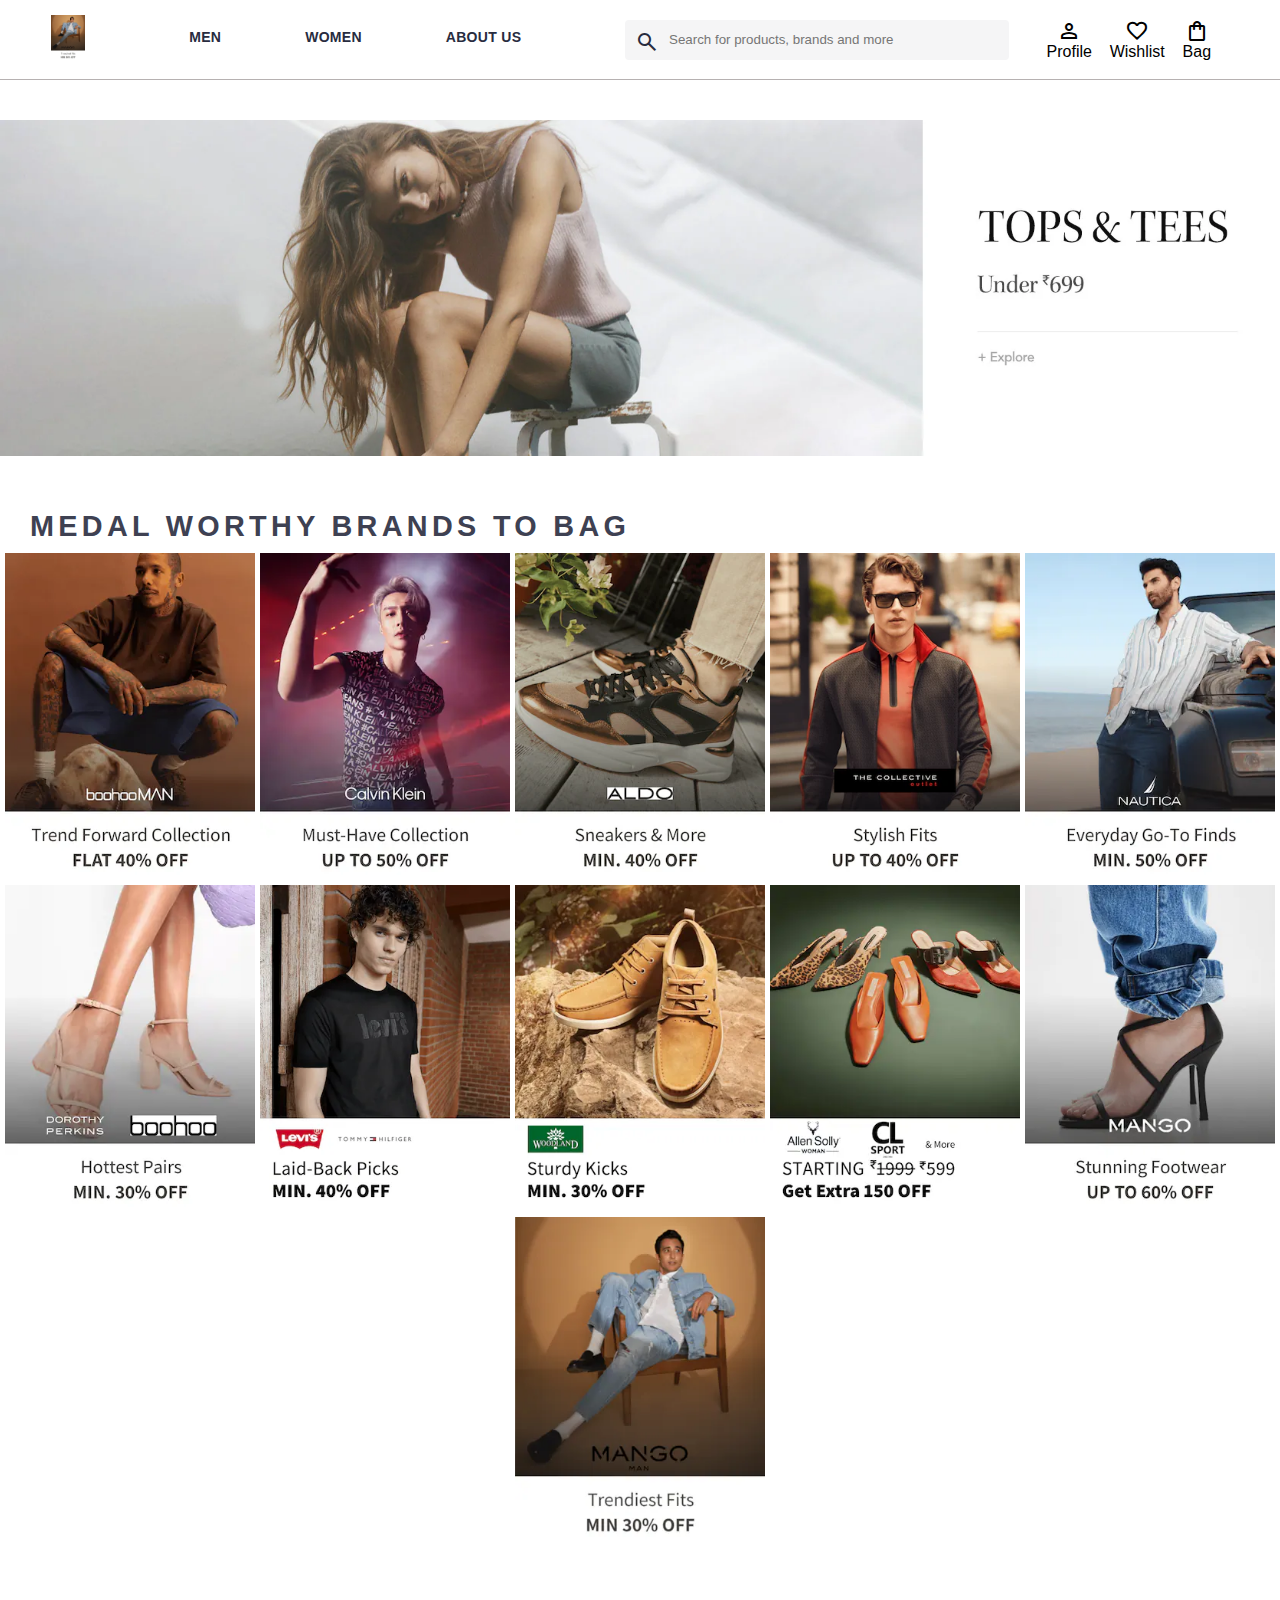
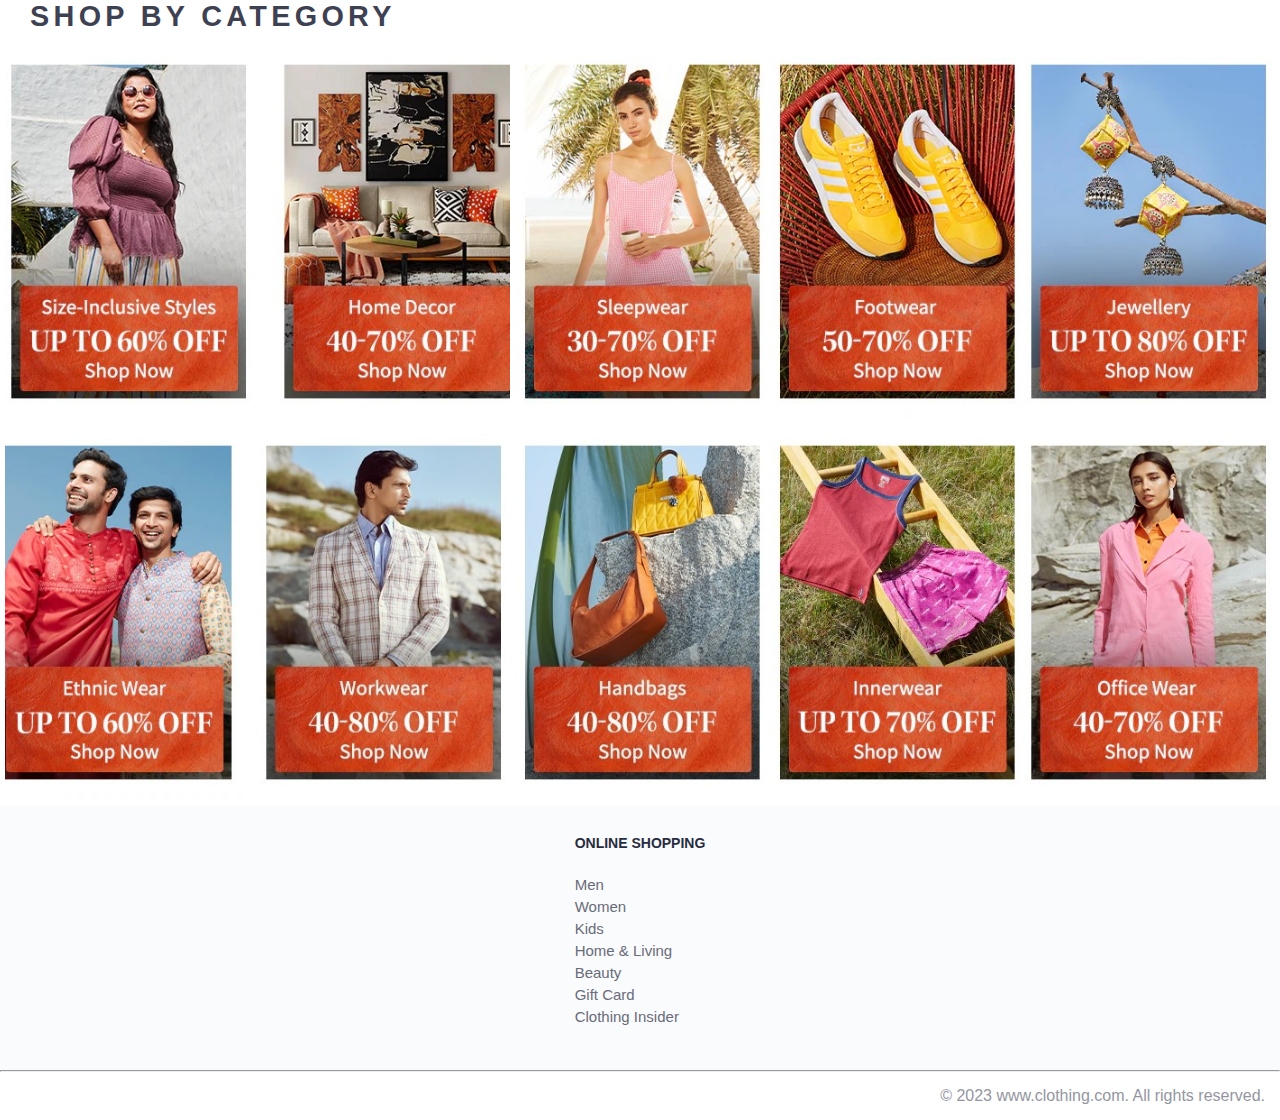
<file: index.html>
<!DOCTYPE html>
<html lang="en">
<head>
    <title>clothing website</title>
    <link rel="stylesheet" href="index.css">
    <link rel="stylesheet" href="https://fonts.googleapis.com/css2?family=Material+Symbols+Outlined:opsz,wght,FILL,GRAD@20..48,100..700,0..1,-50..200" />
</head>
<body>
    <header>
        <div class="logo_container">
            <a href="#"><img class="home" src="image.png"  height="300px" alt="Home"></a>
        </div>
        <nav class="nav_bar">
            <a href="men.html">Men</a>
            <a href="women.html">Women</a>
            
            <a href="about.html">About Us </a>
        </nav>
        <div class="search_bar">
            <span class="material-symbols-outlined search_icon">search</span>
            <input class="search_input" placeholder="Search for products, brands and more">
        </div>
        <div class="action_bar">
            <div class="action_container">
                <span class="material-symbols-outlined action_icon">person</span>
                <span class="action_name">Profile</span>
            </div>

            <div class="action_container">
                <span class="material-symbols-outlined action_icon">favorite</span>
                <span class="action_name">Wishlist</span>
            </div>

            <div class="action_container">
                <span class="material-symbols-outlined action_icon">shopping_bag</span>
                <span class="action_name">Bag</span>
            </div>
        </div>
    </header>
    <main>
        <div class="banner_container">
            <img class="banner_image" src="banner.jpg" alt="Main Banner">
        </div>
        <div class="category_heading">MEDAL WORTHY BRANDS TO BAG</div>
        <div class="category_items">
            <a href="#"><img class="sale_item" src="1.png"></a>
            <a href="#"><img class="sale_item" src="2.png"></a>
            <a href="#"><img class="sale_item" src="3.png"></a>
            <a href="#"><img class="sale_item" src="4.png"></a>
            <a href="#"><img class="sale_item" src="5.png"></a>
            <a href="#"><img class="sale_item" src="6.png"></a>
            <a href="#"><img class="sale_item" src="7.png"></a>
            <a href="#"><img class="sale_item" src="9.png"></a>
            <a href="#"><img class="sale_item" src="10.png"></a>
            <a href="#"><img class="sale_item" src="11.png"></a>
            <a href="#"><img class="sale_item" src="12.png"></a>
        </div>

        <div class="category_heading">SHOP BY CATEGORY</div>
        <div class="category_items">
            <a href="#"><img class="sale_item" src="1.jpg"></a>
            <a href="#"><img class="sale_item" src="2.jpg"></a>
            <a href="#"><img class="sale_item" src="3.jpg"></a>
            <a href="#"><img class="sale_item" src="4.jpg"></a>
            <a href="#"><img class="sale_item" src="5.jpg"></a>
            <a href="#"><img class="sale_item" src="6.jpg"></a>
            <a href="#"><img class="sale_item" src="7.jpg"></a>
            <a href="#"><img class="sale_item" src="8.jpg"></a>
            <a href="#"><img class="sale_item" src="9.jpg"></a>
            <a href="#"><img class="sale_item" src="10.jpg"></a>
        </div>
    </main>
    <footer>
        <div class="footer_container">
            <div class="footer_column">
                <h3>ONLINE SHOPPING</h3>

                <a href="#">Men</a>
                <a href="#">Women</a>
                <a href="#">Kids</a>
                <a href="#">Home & Living</a>
                <a href="#">Beauty</a>
                <a href="#">Gift Card</a>
                <a href="#">Clothing Insider</a>
            </div>
            
        </div>
        <hr>

        <div class="copyright">
            © 2023 www.clothing.com. All rights reserved.
        </div>
    </footer>
</body>
</html>
</file>
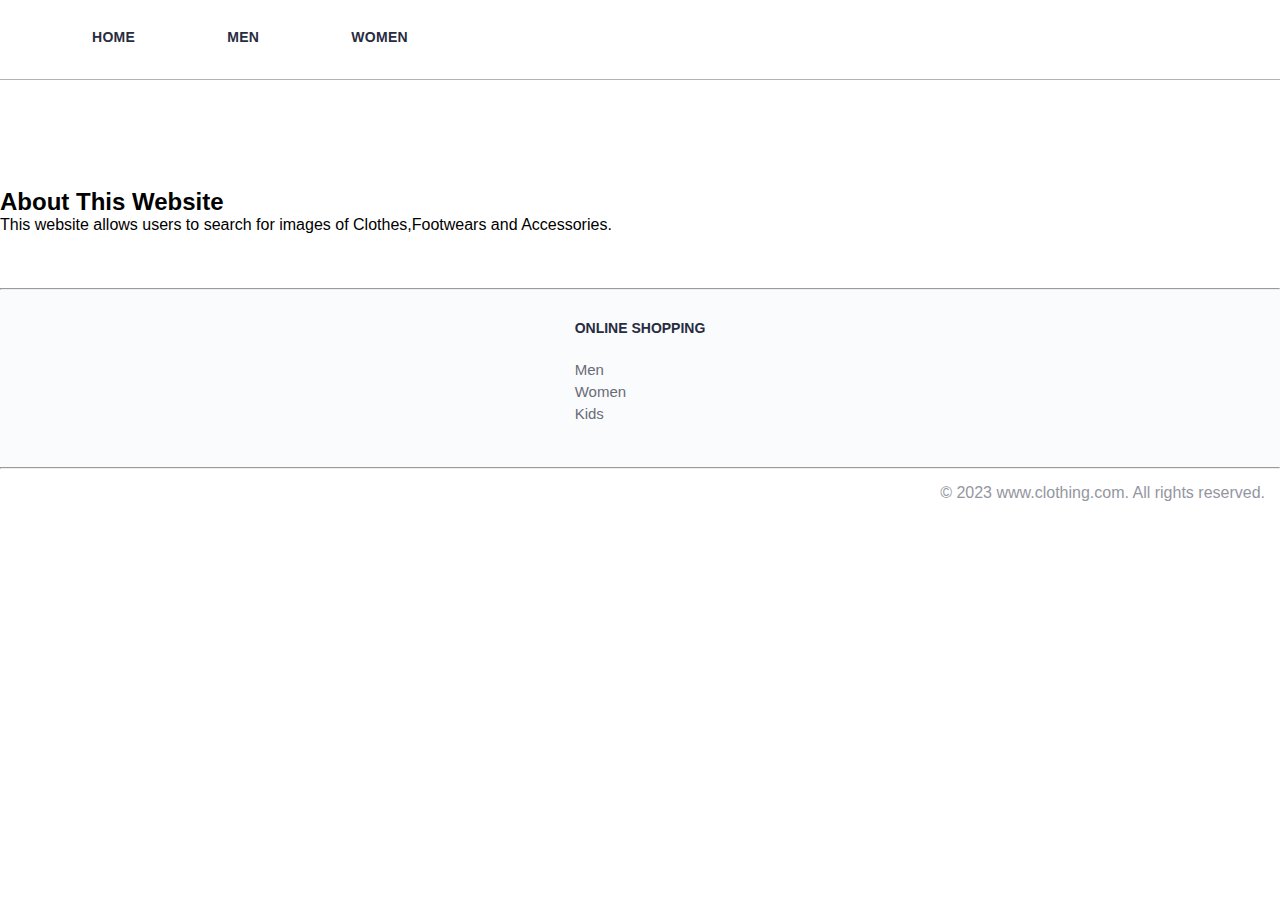
<file: about.html>
<!DOCTYPE html>
<html lang="en">
<head>
    <meta charset="UTF-8">
    <meta name="viewport" content="width=device-width, initial-scale=1.0">
    <title>About - My Dynamic Website</title>
    <link rel="stylesheet" href="index.css">
</head>
<body>
    <header>
        
        <nav class="nav_bar">
            <a href="index.html">Home</a>
            <a href="men.html">Men</a>
            <a href="women.html">Women</a>
        </nav>
       
        </div>
    </header>
    <br>
    <br>
    <br> <br>
    <br>
    <br>

    <main>
        <h2>About This Website</h2>
        <p>This website allows users to search for images of Clothes,Footwears and Accessories.</p>
    </main>
    <br>
    <br>
    <br>
    <hr>
    
    <footer>
        <div class="footer_container">
            <div class="footer_column">
                <h3>ONLINE SHOPPING</h3>

                <a href="#">Men</a>
                <a href="#">Women</a>
                <a href="#">Kids</a>
              
            </div>
            
        </div>
        <hr>

        <div class="copyright">
            © 2023 www.clothing.com. All rights reserved.
        </div>
    </footer>
</body>
</html>
</file>
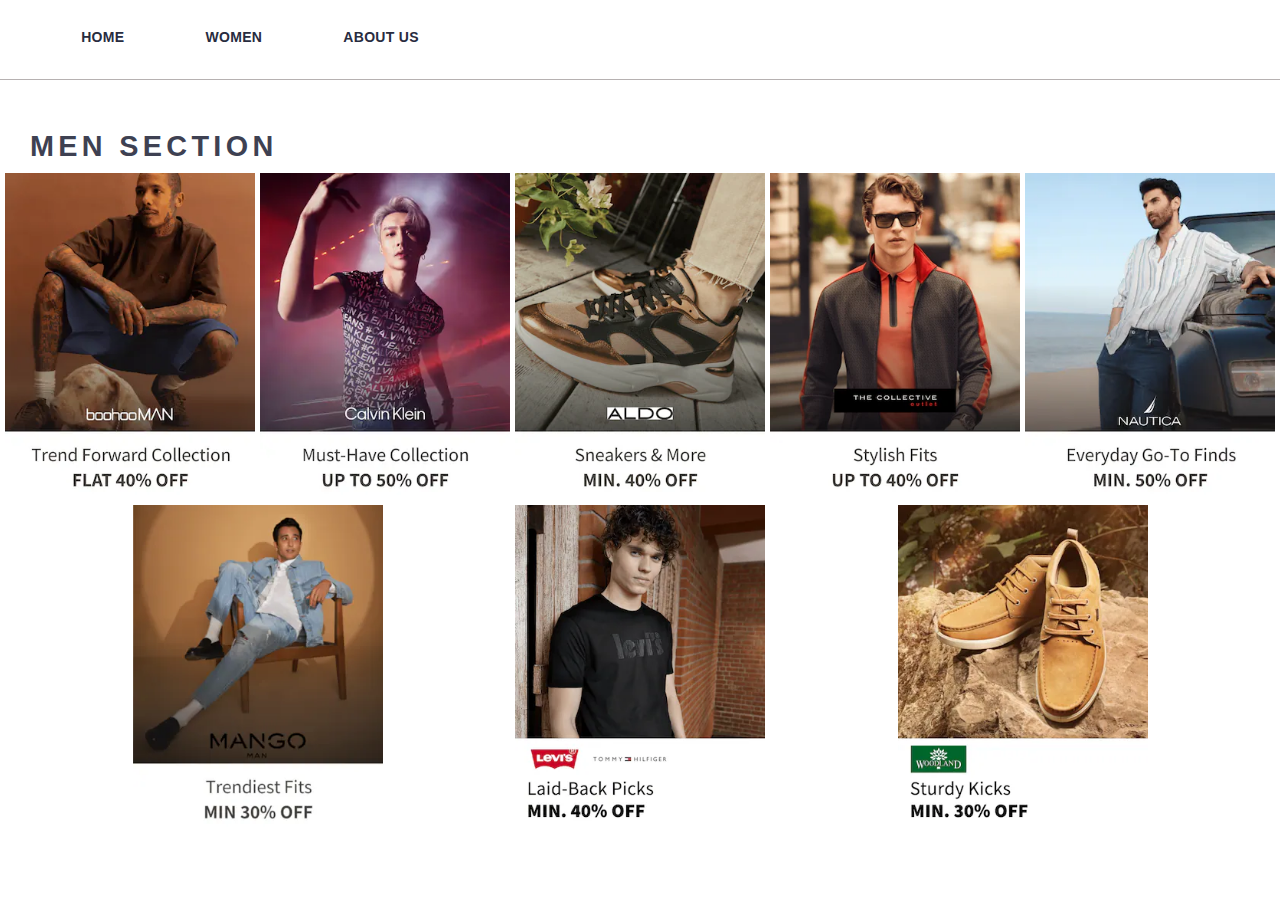
<file: men.html>
<!DOCTYPE html>
<html lang="en">
<head>
    <meta charset="UTF-8">
    <meta name="viewport" content="width=device-width, initial-scale=1.0">
    <title>Men section</title>
    <link rel="stylesheet" href="index.css">
</head>
<body>
    <header>
        
        <nav class="nav_bar">
            <a href="index.html">Home</a>
            <a href="women.html">Women</a>
            <a href="about.html">About Us </a>
        </nav>
       
        </div>
    </header>
    <div class="category_heading">MEN SECTION</div>
    <div class="category_items">
        <a href="#"><img class="sale_item" src="1.png"></a>
            <a href="#"><img class="sale_item" src="2.png"></a>
            <a href="#"><img class="sale_item" src="3.png"></a>
            <a href="#"><img class="sale_item" src="4.png"></a>
            <a href="#"><img class="sale_item" src="5.png"></a>
            <a href="#"><img class="sale_item" src="12.png"></a>
            <a href="#"><img class="sale_item" src="7.png"></a>
            <a href="#"><img class="sale_item" src="9.png"></a>
    </div>
</body>
</html>
</file>
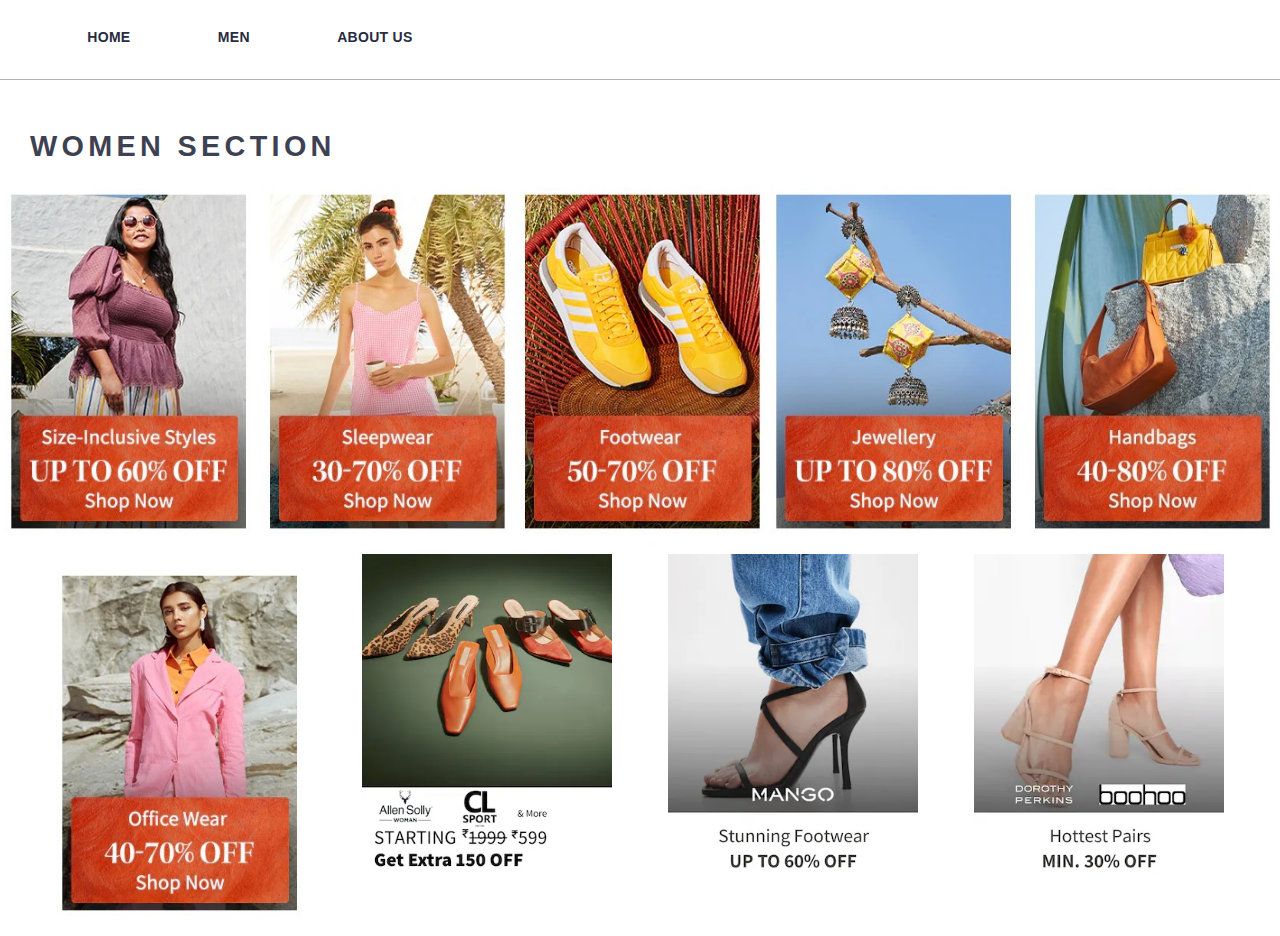
<file: women.html>
<!DOCTYPE html>
<html lang="en">
<head>
    <meta charset="UTF-8">
    <meta name="viewport" content="width=device-width, initial-scale=1.0">
    <title>women section</title>
    <link rel="stylesheet" href="index.css">
</head>
<body>
    <header>
        
        <nav class="nav_bar">
            <a href="index.html">Home</a>
            <a href="men.html">Men</a>
            <a href="about.html">About Us </a>
        </nav>
       
        </div>
    </header>
    <div class="category_heading">WOMEN SECTION</div>
    <div class="category_items">
        <a href="#"><img class="sale_item" src="1.jpg"></a>
        <a href="#"><img class="sale_item" src="3.jpg"></a>
        <a href="#"><img class="sale_item" src="4.jpg"></a>
        <a href="#"><img class="sale_item" src="5.jpg"></a>
        <a href="#"><img class="sale_item" src="8.jpg"></a>
        <a href="#"><img class="sale_item" src="10.jpg"></a>
        <a href="#"><img class="sale_item" src="10.png"></a>
        <a href="#"><img class="sale_item" src="11.png"></a>
        <a href="#"><img class="sale_item" src="6.png"></a>
    </div>
</body>
</html>
</file>
<file: index.css>
* {
    margin: 0;
    padding: 0;
    font-family:Helvetica,Arial,sans-serif;
    box-sizing: border-box;
}
header {
    display: flex;
    background-color: #ffffff;
    height: 80px;
    justify-content: space-between;
    align-items: center;
    border-bottom: 1px solid #b6b1b1;
}
.home {
    height: 45px;
}
.logo_container {
    margin-left: 4%;
}
.action_bar {
    margin-right: 4%;
}
.nav_bar {
    display: flex;
    min-width: 500px;
    justify-content: space-evenly;
}
.nav_bar a {
    font-size: 14px;
    letter-spacing: .3px;
    color: #282c3f;
    font-weight: 700;
    text-transform: uppercase;
    text-decoration: none;
    padding: 28px 0;
    border-bottom: 5px solid #ffffff;
}
.nav_bar a:hover {
    border-bottom: 4px solid #f54e77;
}

.nav_bar a sup {
    color: #ff3f6c;
    font-size: 10px;
}

.search_bar {
    height: 40px;
    min-width: 200px;
    width: 30%;
    display: flex;
    align-items: center;
}
.search_icon {
    box-sizing: content-box;
    height: 20px;
    padding: 10px;

    background-color: #f5f5f6;
    color: #282c3f;
    font-weight: 300;
    border-radius: 4px 0 0 4px;
}
.search_input {
    color: #696e79;
    background-color: #f5f5f6;
    flex-grow: 1;
    height: 40px;
    border: 0;
    border-radius: 0 4px 4px 0;
}

.action_bar {
    display: flex;
    min-width: 200px;
    justify-content: space-evenly;
}

.action_container {
    display: flex;
    flex-direction: column;
    align-items: center;
}

/* Main section */
.banner_container {
    margin: 40px 0;
}
.banner_image {
    width: 100%;
}

.category_heading {
    text-transform: uppercase;
    color: #3e4152;
    letter-spacing: .15em;
    font-size: 1.8em;
    margin: 50px 0 10px 30px;
    max-height: 5em;
    font-weight: 700;
}

.category_items {
    display: flex;
    flex-wrap: wrap;
    justify-content: space-evenly;
}

.sale_item {
    width: 250px;
}

.footer_container {
    padding: 30px 0px 40px 0px;
    background: #FAFBFC;
    display: flex;
    justify-content: space-evenly;
}

.footer_column {
    display: flex;
    flex-direction: column;
}

.footer_column h3 {
    color: #282c3f;
    font-size: 14px;
    margin-bottom: 25px;
}

.footer_column a {
    color: #696b79;
    font-size: 15px;
    text-decoration: none;
    padding-bottom: 5px;
}

.copyright {
    color: #94969f;
    text-align: end;
    padding: 15px;
}
</file>
